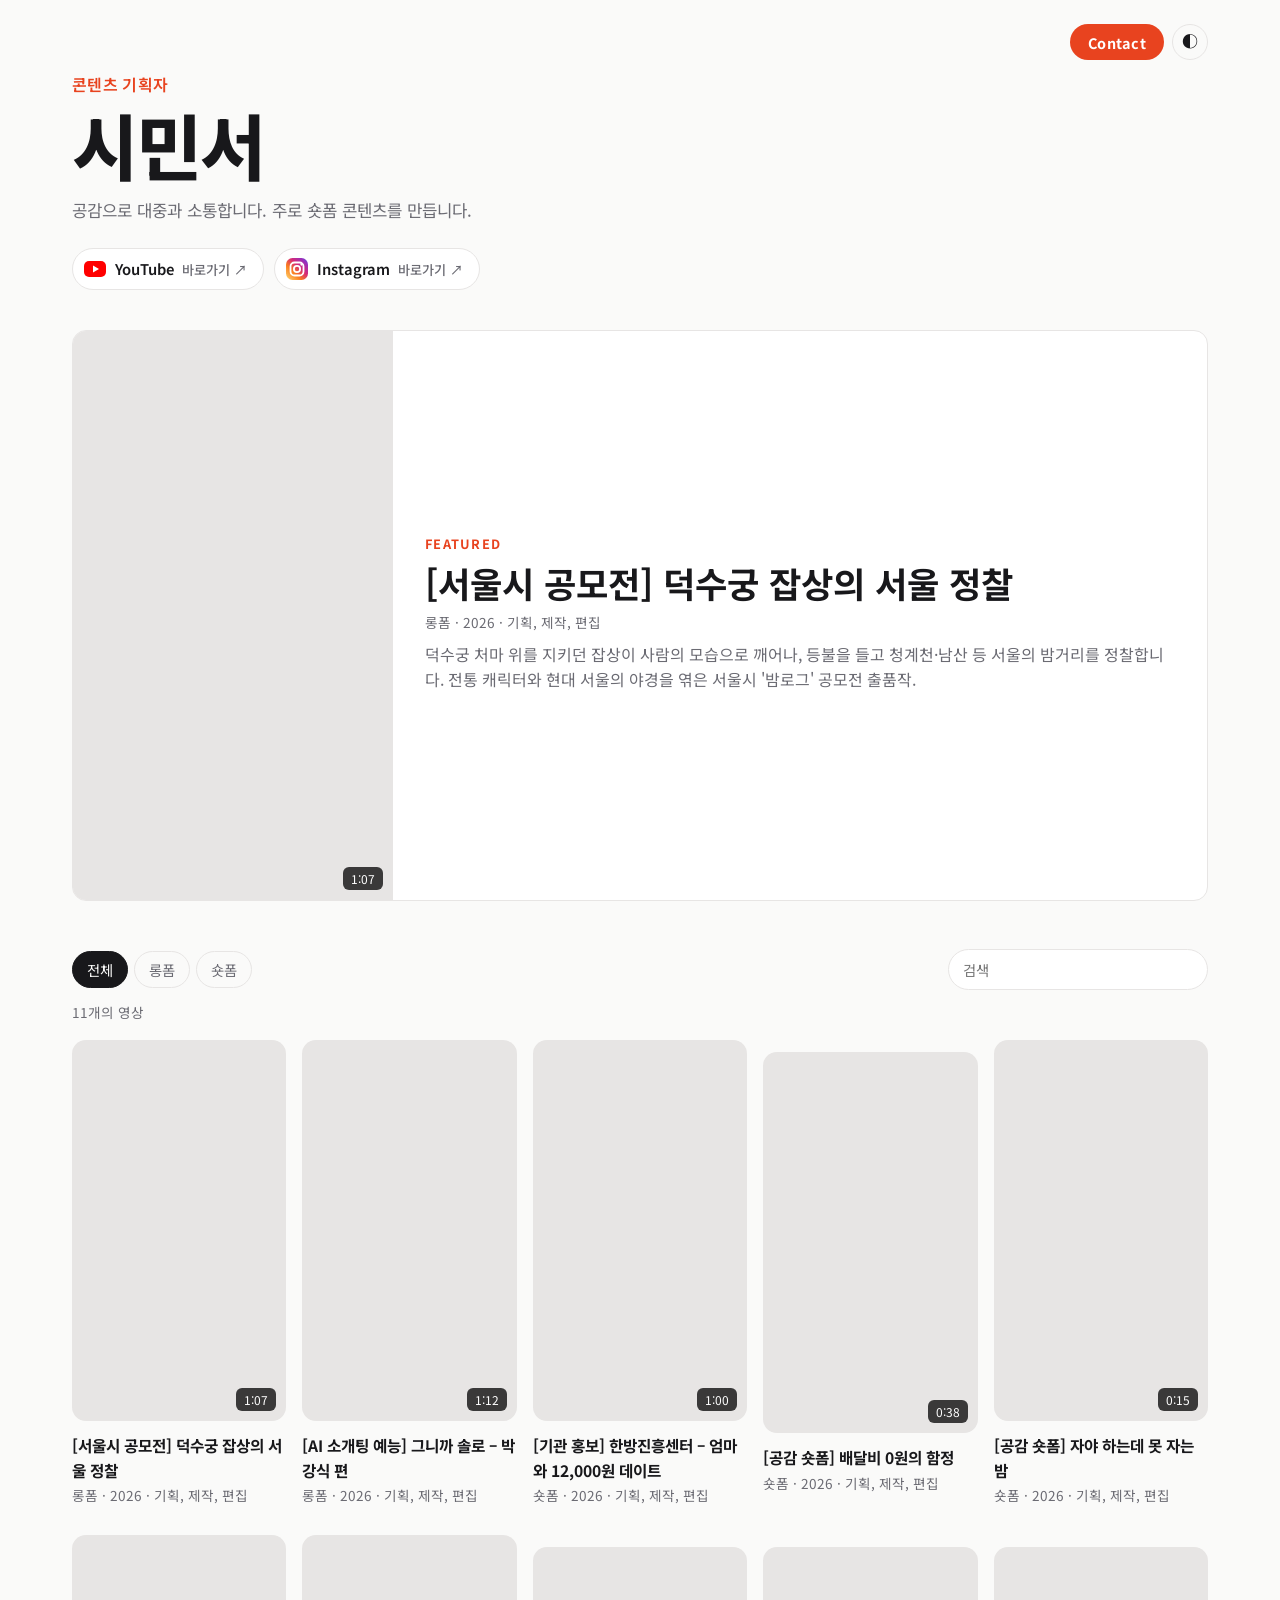
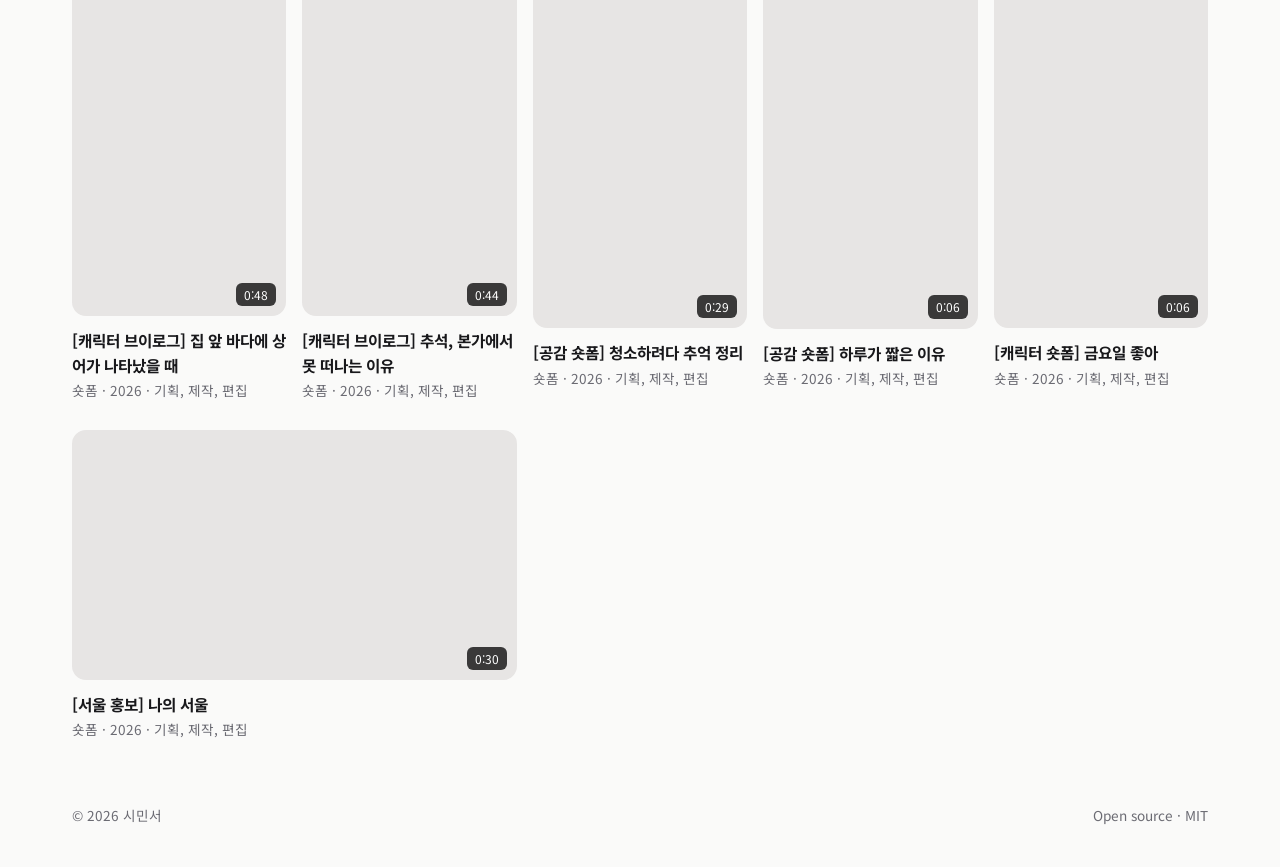
<file: index.html>
<!doctype html>
<html lang="ko">
<head>
  <meta charset="utf-8" />
  <meta name="viewport" content="width=device-width, initial-scale=1" />
  <title>Video Portfolio</title>
  <meta name="description" content="영상 포트폴리오" />
  <link rel="preconnect" href="https://fonts.googleapis.com" />
  <link rel="preconnect" href="https://fonts.gstatic.com" crossorigin />
  <link href="https://fonts.googleapis.com/css2?family=Noto+Sans+KR:wght@400;600;800&display=swap" rel="stylesheet" />
  <link rel="stylesheet" href="style.css?v=20261123" />
</head>
<body>
  <header class="hero">
    <div class="wrap">
      <div class="topbar">
        <div class="contact-wrap" id="contactWrap" hidden>
          <button class="contact" id="contact" aria-expanded="false" aria-controls="contactPop">Contact</button>
          <div class="contact-pop" id="contactPop" hidden>
            <span class="email" id="contactEmail"></span>
            <button class="copy" id="contactCopy">복사</button>
          </div>
        </div>
        <button class="theme-toggle" id="themeToggle" aria-label="테마 전환">◐</button>
      </div>
      <p class="role" id="role"></p>
      <h1 id="name"></h1>
      <p class="bio" id="bio"></p>
      <nav class="links" id="links"></nav>
    </div>
  </header>

  <main class="wrap">
    <section class="featured" id="featured" hidden></section>

    <div class="toolbar">
      <div class="filters" id="filters" role="tablist" aria-label="카테고리"></div>
      <input class="search" id="search" type="search" placeholder="검색" aria-label="영상 검색" />
    </div>

    <p class="count" id="count"></p>
    <section class="grid" id="grid"></section>
    <p class="empty" id="empty" hidden>조건에 맞는 영상이 없어요.</p>
  </main>

  <footer class="wrap footer">
    <span id="copyright"></span>
    <a href="https://github.com/" id="sourceLink" target="_blank" rel="noopener">Open source · MIT</a>
  </footer>

  <dialog class="player" id="player" aria-label="영상 재생">
    <div class="player-inner">
      <button class="close" id="closePlayer" aria-label="닫기">✕</button>
      <div class="frame" id="frame"></div>
      <div class="player-meta">
        <h2 id="pTitle"></h2>
        <p class="meta" id="pMeta"></p>
        <p id="pDesc"></p>
      </div>
    </div>
  </dialog>

  <script src="videos.js?v=20261123"></script>
  <script src="app.js?v=20261123"></script>
</body>
</html>
</file>
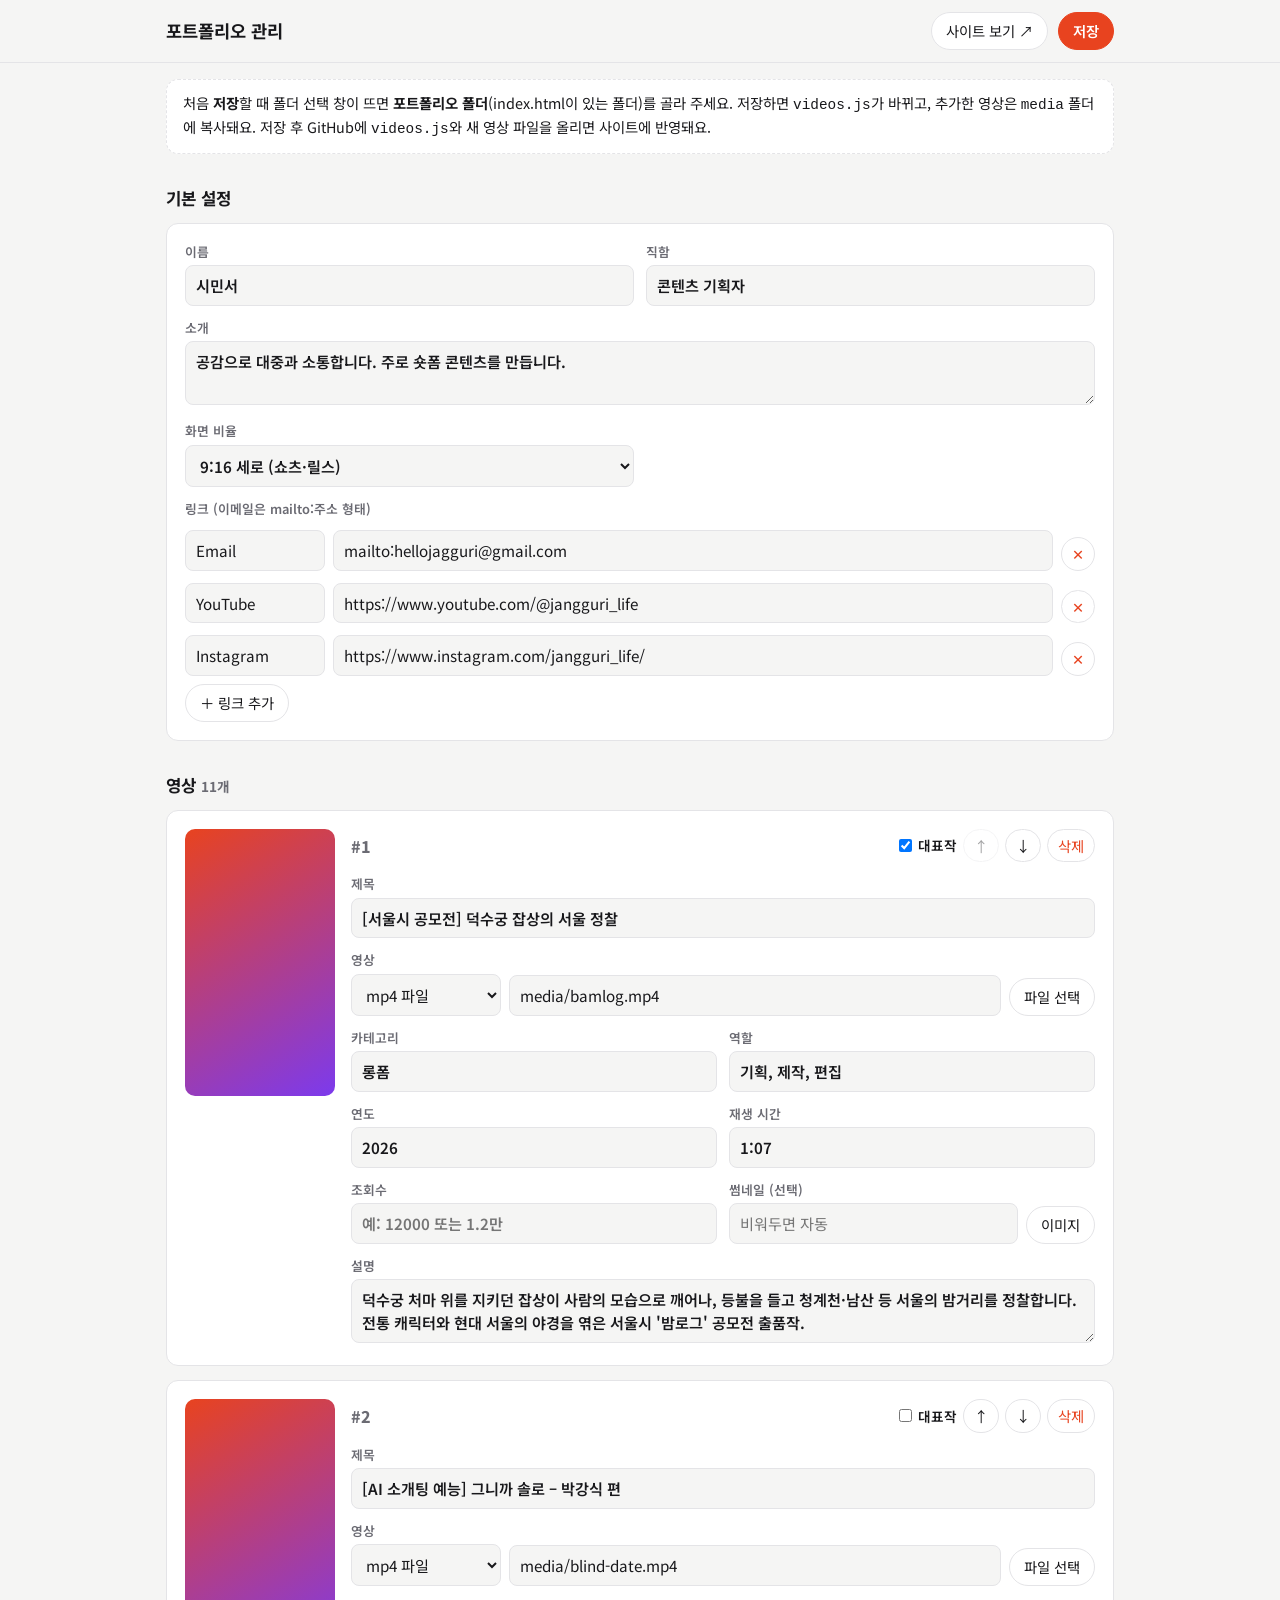
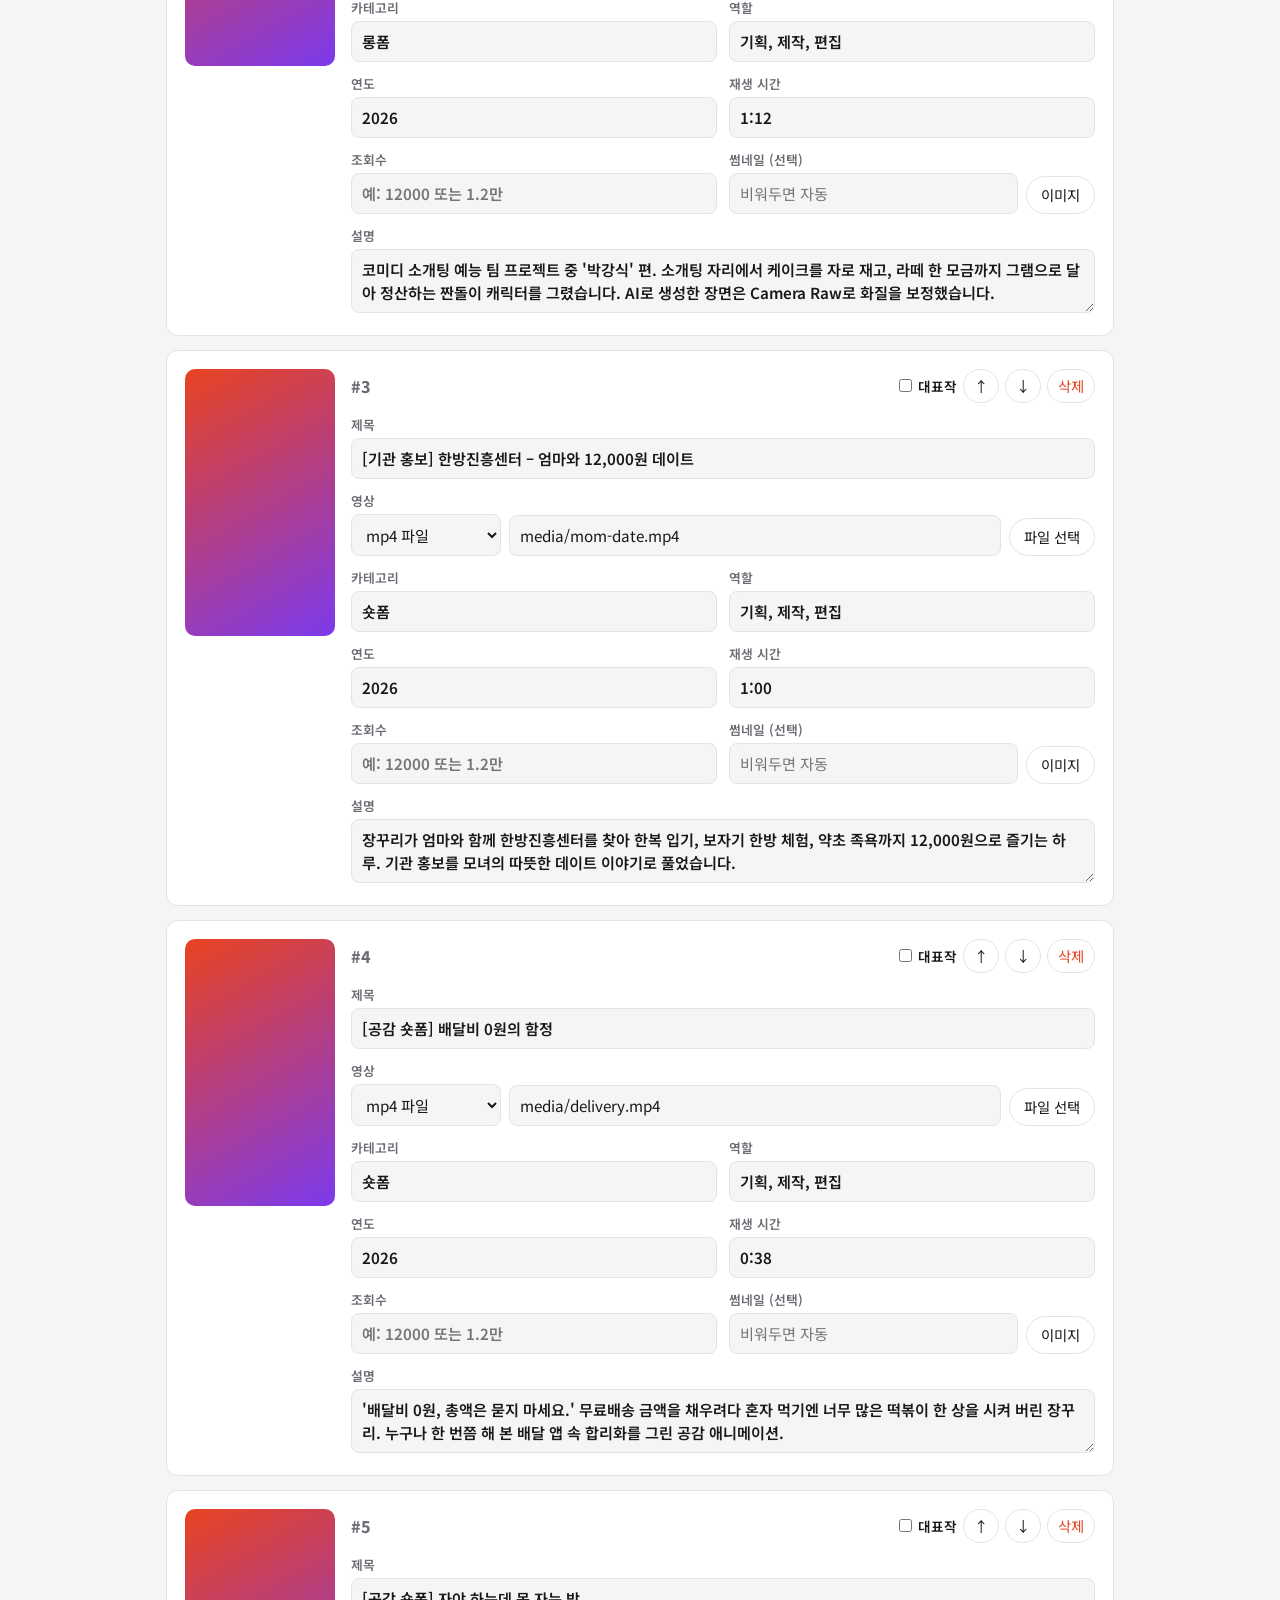
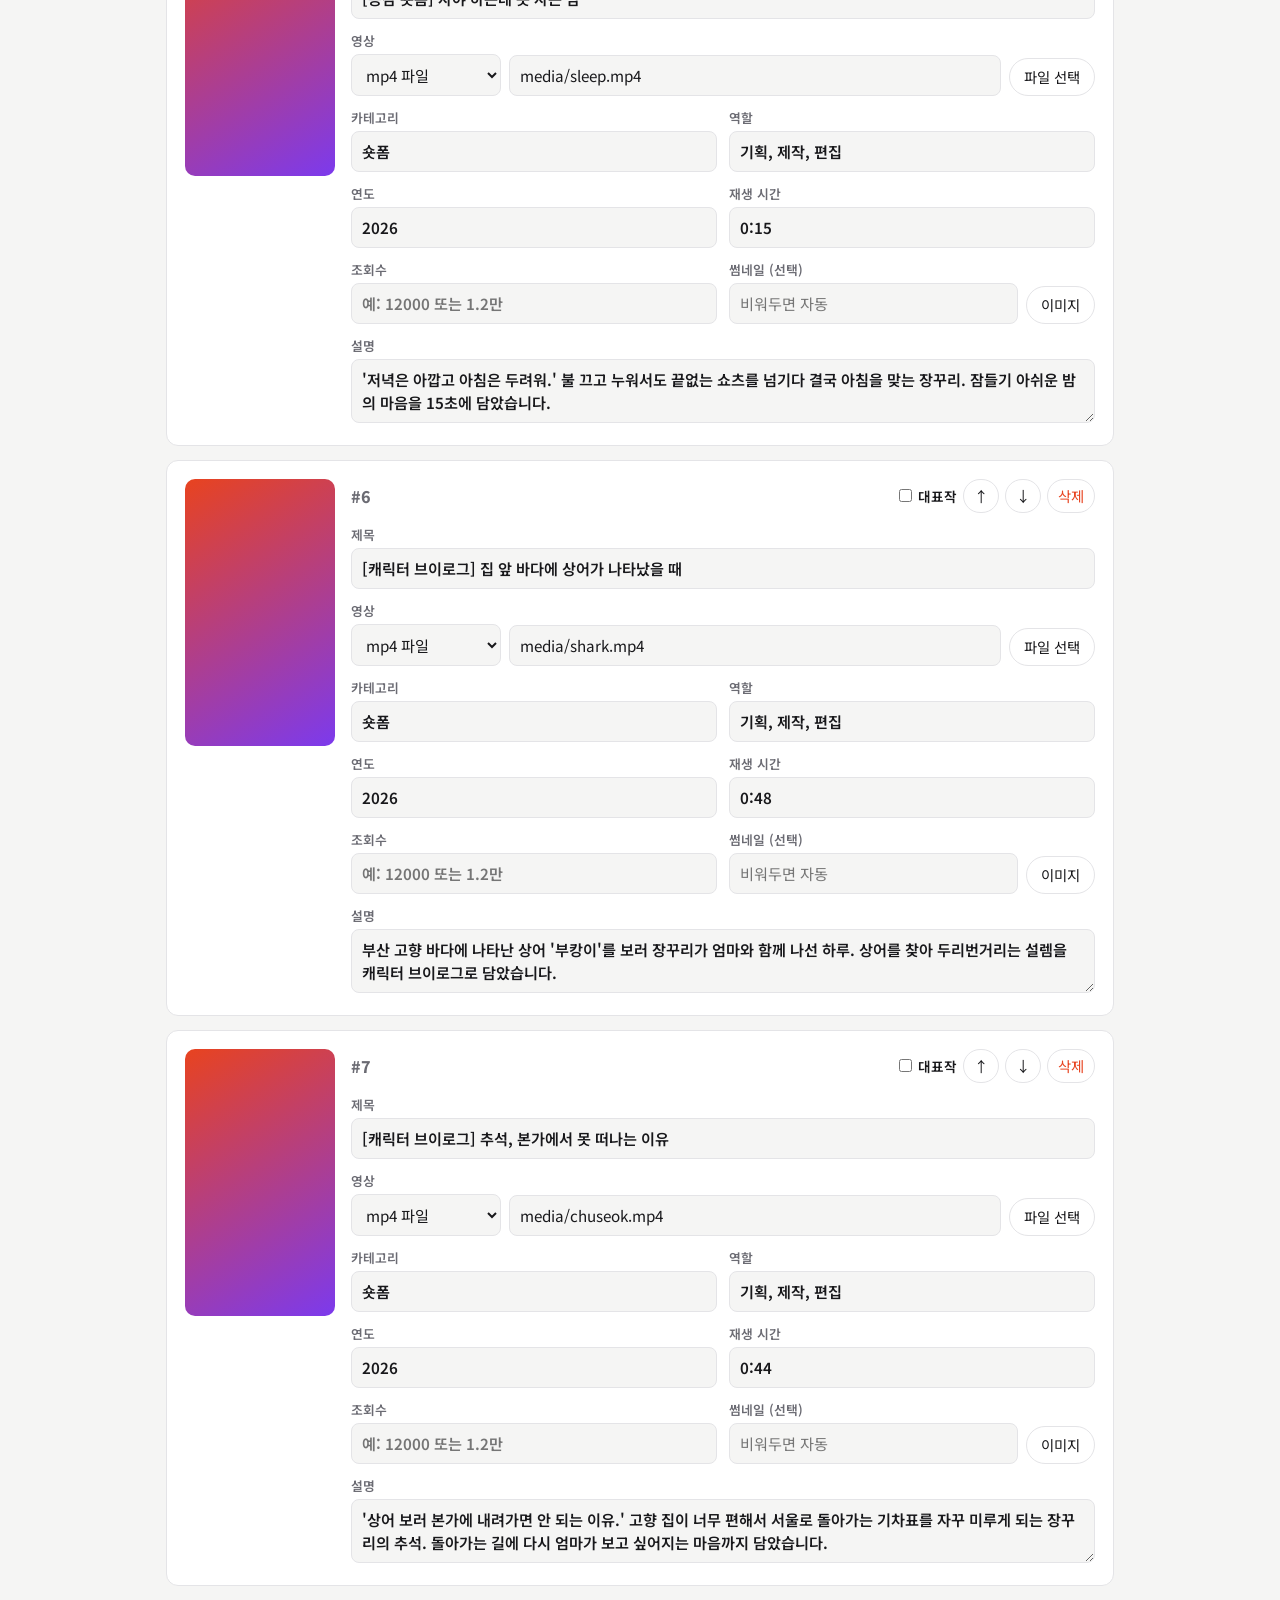
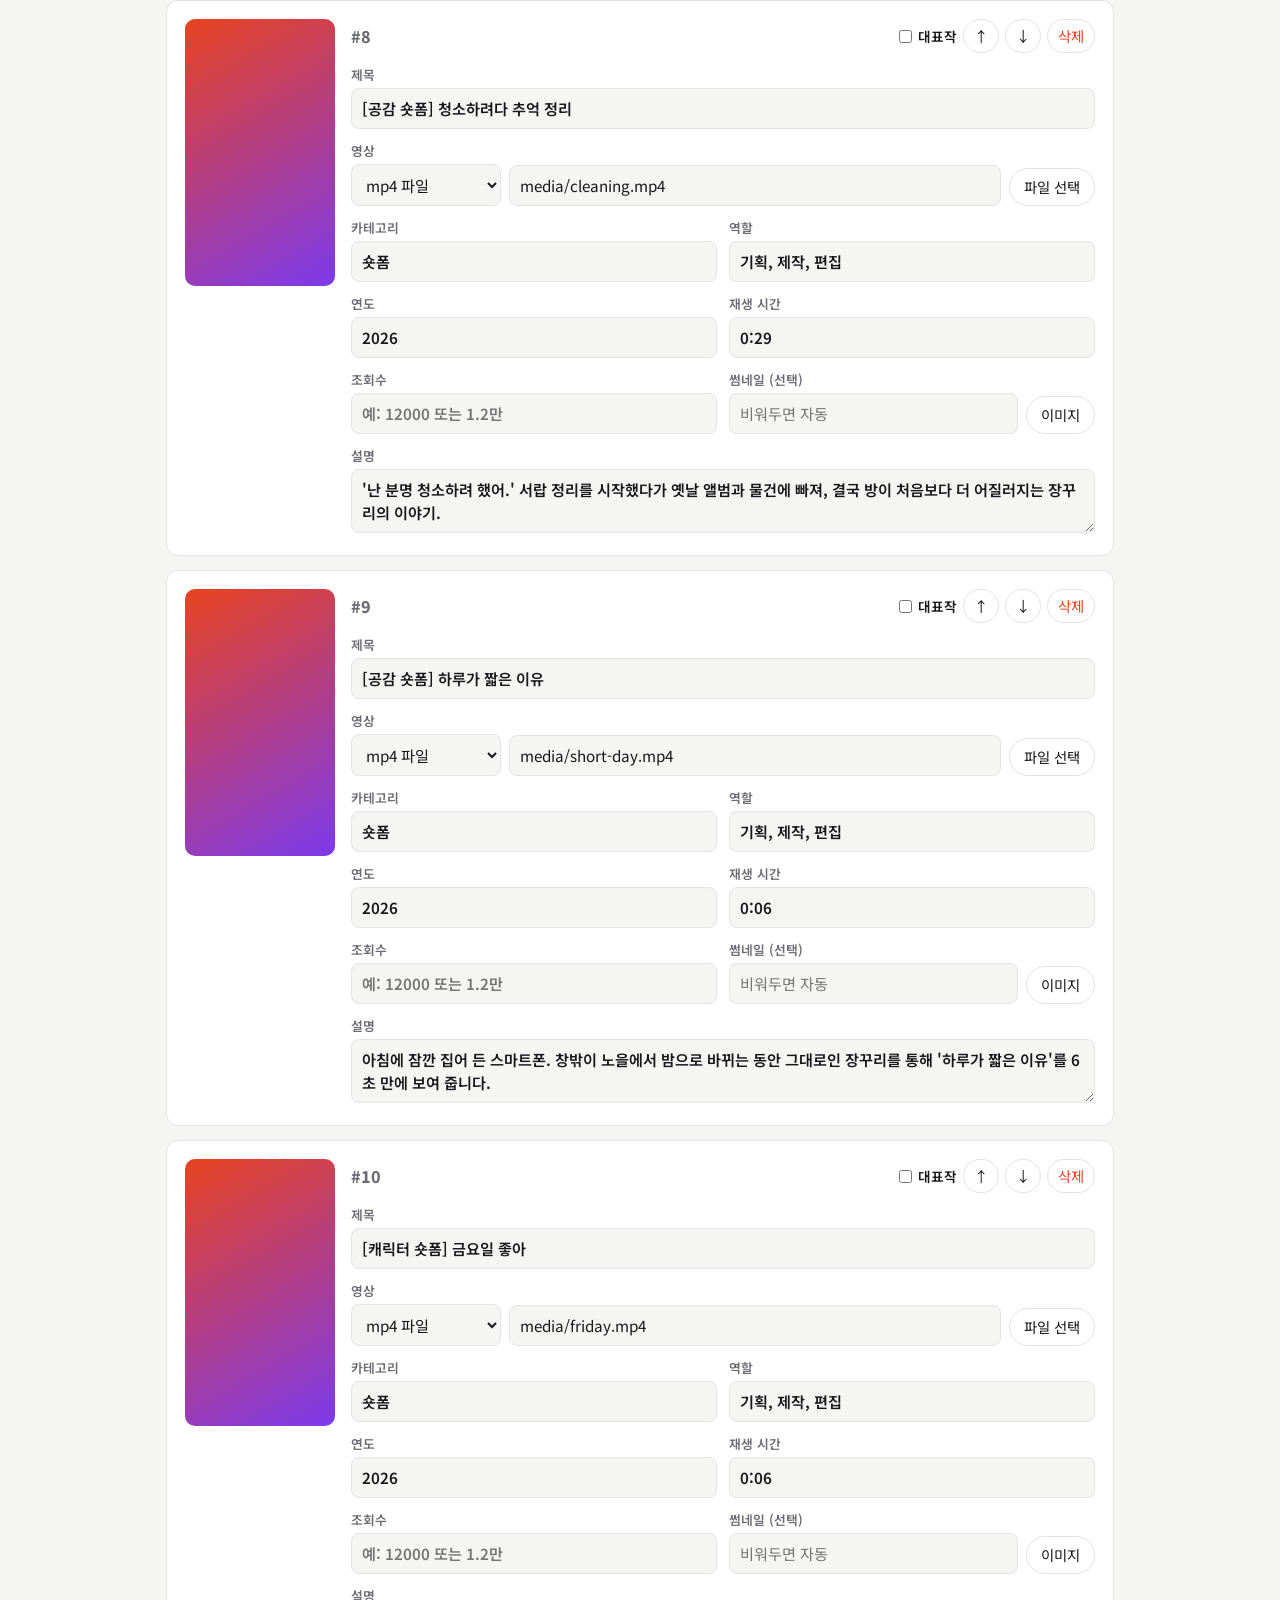
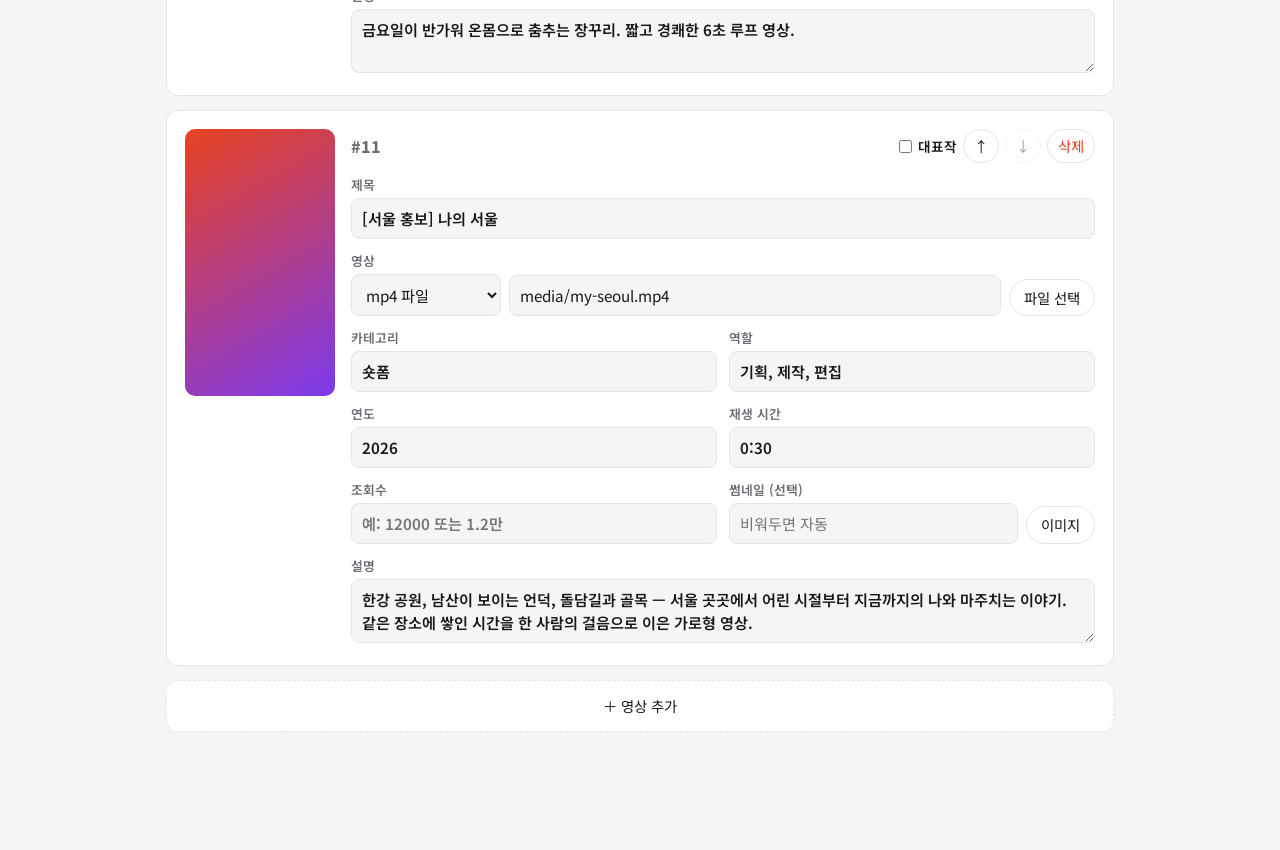
<file: admin.html>
<!doctype html>
<html lang="ko">
<head>
  <meta charset="utf-8" />
  <meta name="viewport" content="width=device-width, initial-scale=1" />
  <meta name="robots" content="noindex" />
  <title>포트폴리오 관리</title>
  <link href="https://fonts.googleapis.com/css2?family=Noto+Sans+KR:wght@400;600;800&display=swap" rel="stylesheet" />
  <style>
    :root {
      --bg: #f5f5f4; --surface: #fff; --text: #18181b; --muted: #6b6b73; --line: #e4e4e7;
      --accent: #e8431f; --ok: #15803d; --warn: #b45309; --radius: 12px;
    }
    @media (prefers-color-scheme: dark) {
      :root { --bg: #0e0e10; --surface: #18181b; --text: #f4f4f5; --muted: #a1a1aa; --line: #2a2a2e; --accent: #ff5a36; --ok: #4ade80; --warn: #fbbf24; }
    }
    * { box-sizing: border-box; }
    body { margin: 0; background: var(--bg); color: var(--text); font-family: "Noto Sans KR", system-ui, sans-serif; line-height: 1.5; }
    .wrap { max-width: 980px; margin: 0 auto; padding: 0 16px 120px; }
    header.top {
      position: sticky; top: 0; z-index: 10; background: color-mix(in srgb, var(--bg) 88%, transparent);
      backdrop-filter: blur(8px); border-bottom: 1px solid var(--line);
    }
    header.top .wrap { display: flex; flex-wrap: wrap; gap: 10px; align-items: center; padding-top: 12px; padding-bottom: 12px; }
    header.top h1 { font-size: 1.1rem; margin: 0 auto 0 0; }
    .status { font-size: .85rem; color: var(--muted); }
    .status.dirty { color: var(--warn); font-weight: 600; }
    .status.ok { color: var(--ok); font-weight: 600; }
    button, .btn {
      font: inherit; font-size: .9rem; border: 1px solid var(--line); background: var(--surface); color: var(--text);
      padding: 7px 14px; border-radius: 999px; cursor: pointer; text-decoration: none; display: inline-flex; gap: 6px; align-items: center;
    }
    button:hover, .btn:hover { border-color: var(--text); }
    button.primary { background: var(--accent); border-color: var(--accent); color: #fff; font-weight: 600; }
    button.danger { color: var(--accent); }
    button.icon { padding: 5px 10px; }
    button:disabled { opacity: .4; cursor: default; }
    h2 { font-size: 1.05rem; margin: 32px 0 12px; }
    .panel { background: var(--surface); border: 1px solid var(--line); border-radius: var(--radius); padding: 18px; }
    .help { color: var(--muted); font-size: .85rem; margin: 4px 0 0; }
    .notice { background: var(--surface); border: 1px dashed var(--line); border-radius: var(--radius); padding: 12px 16px; font-size: .9rem; margin-top: 16px; }
    label { display: block; font-size: .8rem; color: var(--muted); font-weight: 600; }
    input, textarea, select {
      width: 100%; font: inherit; font-size: .95rem; color: var(--text); background: var(--bg);
      border: 1px solid var(--line); border-radius: 8px; padding: 8px 10px; margin-top: 4px;
    }
    textarea { min-height: 64px; resize: vertical; }
    input:focus, textarea:focus, select:focus { outline: 2px solid var(--accent); outline-offset: -1px; }
    .grid2 { display: grid; gap: 12px; grid-template-columns: 1fr; }
    @media (min-width: 640px) { .grid2 { grid-template-columns: 1fr 1fr; } .span2 { grid-column: span 2; } }
    .row { display: flex; gap: 8px; align-items: end; margin-top: 8px; }
    .row > * { flex: 1; }
    .row > button { flex: 0 0 auto; }

    .video { display: grid; gap: 16px; grid-template-columns: 1fr; margin-bottom: 14px; }
    @media (min-width: 720px) { .video { grid-template-columns: 150px 1fr; } }
    .video .thumb {
      aspect-ratio: 9 / 16; background: linear-gradient(150deg, var(--accent), #7c3aed); border-radius: 10px; overflow: hidden;
      display: grid; place-items: center; color: #fff; font-weight: 800; max-width: 150px;
    }
    .video .thumb img, .video .thumb video { width: 100%; height: 100%; object-fit: cover; display: block; }
    .video .head { display: flex; flex-wrap: wrap; gap: 6px; align-items: center; margin-bottom: 12px; }
    .video .head .num { font-weight: 800; color: var(--muted); margin-right: auto; }
    .featured-tag { display: inline-flex; gap: 6px; align-items: center; font-size: .85rem; font-weight: 600; cursor: pointer; color: var(--text); }
    .featured-tag input { width: auto; margin: 0; }
    .src { display: grid; grid-template-columns: 150px 1fr; gap: 8px; align-items: end; }
    .src.file { grid-template-columns: 150px 1fr auto; }
    @media (max-width: 520px) { .src, .src.file { grid-template-columns: 1fr; } }
    .warn { color: var(--warn); font-size: .85rem; margin: 6px 0 0; }
    .add { width: 100%; justify-content: center; padding: 14px; border-style: dashed; border-radius: var(--radius); }
    .toast {
      position: fixed; left: 50%; bottom: 24px; transform: translateX(-50%); background: var(--text); color: var(--bg);
      padding: 10px 18px; border-radius: 999px; font-size: .9rem; opacity: 0; transition: opacity .2s; pointer-events: none; max-width: calc(100% - 32px);
    }
    .toast.show { opacity: 1; }
  </style>
</head>
<body>
  <header class="top">
    <div class="wrap">
      <h1>포트폴리오 관리</h1>
      <span class="status" id="status">불러오는 중…</span>
      <a class="btn" href="index.html" target="_blank">사이트 보기 ↗</a>
      <button class="primary" id="saveBtn">저장</button>
    </div>
  </header>

  <main class="wrap">
    <div class="notice" id="notice">
      처음 <b>저장</b>할 때 폴더 선택 창이 뜨면 <b>포트폴리오 폴더</b>(index.html이 있는 폴더)를 골라 주세요.
      저장하면 <code>videos.js</code>가 바뀌고, 추가한 영상은 <code>media</code> 폴더에 복사돼요.
      저장 후 GitHub에 <code>videos.js</code>와 새 영상 파일을 올리면 사이트에 반영돼요.
    </div>

    <h2>기본 설정</h2>
    <section class="panel grid2" id="profile"></section>

    <h2>영상 <span class="status" id="count"></span></h2>
    <section id="videos"></section>
    <button class="add" id="addBtn">＋ 영상 추가</button>
  </main>

  <datalist id="cats"></datalist>
  <input type="file" id="pickVideo" accept="video/mp4,video/webm,video/quicktime" hidden />
  <input type="file" id="pickImage" accept="image/*" hidden />
  <div class="toast" id="toast"></div>

  <!-- 현재 데이터 불러오기 -->
  <script src="videos.js"></script>
  <script>
  (() => {
    const $ = (id) => document.getElementById(id);
    const esc = (s = "") => String(s).replace(/[&<>"']/g, (c) => ({ "&": "&amp;", "<": "&lt;", ">": "&gt;", '"': "&quot;", "'": "&#39;" }[c]));
    const clone = (o) => JSON.parse(JSON.stringify(o));
    const MB = 1024 * 1024;

    /* ---------- 상태 ---------- */
    const data = clone(window.PORTFOLIO || {});
    data.aspect ??= "9:16";
    data.profile ??= {};
    data.profile.links ??= [];
    data.videos ??= [];

    let dir = null;            // 포트폴리오 폴더 핸들
    const pendingFiles = {};   // "media/x.mp4" → File (아직 폴더에 복사 전)
    const blobUrls = {};       // 관리자 화면 미리보기용
    let dirty = false;

    const setDirty = (v = true) => {
      dirty = v;
      const s = $("status");
      s.textContent = v ? "저장 안 된 변경사항 있음" : "저장됨";
      s.className = "status " + (v ? "dirty" : "ok");
    };
    addEventListener("beforeunload", (e) => { if (dirty) { e.preventDefault(); e.returnValue = ""; } });

    let toastT;
    const toast = (msg) => {
      const t = $("toast"); t.textContent = msg; t.classList.add("show");
      clearTimeout(toastT); toastT = setTimeout(() => t.classList.remove("show"), 2600);
    };

    /* ---------- 소스 도우미 ---------- */
    const TYPES = { youtube: "YouTube", instagram: "Instagram 릴스", vimeo: "Vimeo", file: "mp4 파일" };
    const typeOf = (v) => {
      const s = v.source || {};
      const raw = s.instagram || s.youtube || s.vimeo || s.url || "";
      if (s.file) return "file";
      if (s.instagram || /instagram\.com/.test(raw)) return "instagram";
      if (s.vimeo || /vimeo\.com/.test(raw)) return "vimeo";
      return "youtube";
    };
    const valueOf = (v) => { const s = v.source || {}; return s.file || s.instagram || s.youtube || s.vimeo || s.url || ""; };
    const ytId = (s = "") => {
      s = String(s).trim();
      const m = s.match(/(?:youtu\.be\/|[?&]v=|\/(?:shorts|embed|live|v)\/)([\w-]{11})/);
      return m ? m[1] : s;
    };

    async function fileUrl(path) {
      if (!path || /^https?:/.test(path)) return path;
      if (blobUrls[path]) return blobUrls[path];
      if (pendingFiles[path]) return (blobUrls[path] = URL.createObjectURL(pendingFiles[path]));
      return path; // admin.html 과 같은 폴더 기준 상대경로로 바로 열림
    }

    /* ---------- 기본 설정 ---------- */
    function renderProfile() {
      const p = data.profile;
      $("profile").innerHTML = `
        <div><label>이름<input data-p="name" value="${esc(p.name)}"></label></div>
        <div><label>직함<input data-p="role" value="${esc(p.role)}"></label></div>
        <div class="span2"><label>소개<textarea data-p="bio">${esc(p.bio)}</textarea></label></div>
        <div><label>화면 비율
          <select data-p="aspect">
            <option value="9:16" ${data.aspect === "9:16" ? "selected" : ""}>9:16 세로 (쇼츠·릴스)</option>
            <option value="16:9" ${data.aspect === "16:9" ? "selected" : ""}>16:9 가로</option>
          </select></label></div>
        <div class="span2">
          <label>링크 (이메일은 mailto:주소 형태)</label>
          ${p.links.map((l, i) => `
            <div class="row">
              <input data-link="${i}" data-k="label" value="${esc(l.label)}" placeholder="이름 (예: YouTube)" style="flex:0 0 140px">
              <input data-link="${i}" data-k="url" value="${esc(l.url)}" placeholder="https://">
              <button class="icon danger" data-act="delLink" data-i="${i}" title="링크 삭제">✕</button>
            </div>`).join("")}
          <div class="row"><button data-act="addLink">＋ 링크 추가</button></div>
        </div>`;
    }

    $("profile").addEventListener("input", (e) => {
      const t = e.target;
      if (t.dataset.p === "aspect") data.aspect = t.value;
      else if (t.dataset.p) data.profile[t.dataset.p] = t.value;
      else if (t.dataset.link) data.profile.links[+t.dataset.link][t.dataset.k] = t.value;
      else return;
      setDirty();
    });
    $("profile").addEventListener("click", (e) => {
      const b = e.target.closest("button[data-act]");
      if (!b) return;
      if (b.dataset.act === "addLink") data.profile.links.push({ label: "", url: "" });
      if (b.dataset.act === "delLink") data.profile.links.splice(+b.dataset.i, 1);
      renderProfile(); setDirty();
    });

    /* ---------- 영상 목록 ---------- */
    function thumbHTML(v, i) {
      const t = typeOf(v), val = valueOf(v);
      if (v.thumbnail) return `<img data-thumb="${i}" alt="">`;
      if (t === "youtube" && val) return `<img src="https://i.ytimg.com/vi/${esc(ytId(val))}/hqdefault.jpg" alt="">`;
      if (t === "file" && val) return `<video data-thumbvid="${i}" muted playsinline preload="metadata"></video>`;
      return t === "instagram" ? "Reels" : "Video";
    }

    function renderVideos() {
      const vs = data.videos;
      $("count").textContent = `${vs.length}개`;
      $("cats").innerHTML = [...new Set(vs.map((v) => v.category).filter(Boolean))].map((c) => `<option value="${esc(c)}">`).join("");
      $("videos").innerHTML = vs.map((v, i) => {
        const t = typeOf(v);
        const pending = t === "file" && pendingFiles[valueOf(v)];
        const big = pending && pending.size > 25 * MB;
        return `
        <article class="panel video" data-i="${i}">
          <div class="thumb">${thumbHTML(v, i)}</div>
          <div>
            <div class="head">
              <span class="num">#${i + 1}</span>
              <label class="featured-tag"><input type="checkbox" data-act="featured" ${v.featured ? "checked" : ""}> 대표작</label>
              <button class="icon" data-act="up" ${i === 0 ? "disabled" : ""} title="위로">↑</button>
              <button class="icon" data-act="down" ${i === vs.length - 1 ? "disabled" : ""} title="아래로">↓</button>
              <button class="icon danger" data-act="del" title="삭제">삭제</button>
            </div>
            <div class="grid2">
              <div class="span2"><label>제목<input data-k="title" value="${esc(v.title)}"></label></div>
              <div class="span2">
                <label>영상</label>
                <div class="src ${t === "file" ? "file" : ""}">
                  <select data-act="type">${Object.entries(TYPES).map(([k, n]) => `<option value="${k}" ${k === t ? "selected" : ""}>${n}</option>`).join("")}</select>
                  <input data-k="source" value="${esc(valueOf(v))}" placeholder="${t === "file" ? "media/파일이름.mp4" : "주소를 붙여 넣으세요"}">
                  ${t === "file" ? `<button data-act="pickVideo">파일 선택</button>` : ""}
                </div>
                ${t === "instagram" ? `<p class="help">릴스는 썸네일이 자동으로 안 나와요. 아래에서 썸네일 이미지를 넣거나, mp4 파일로 올리는 걸 추천해요.</p>` : ""}
                ${pending ? `<p class="help">저장하면 media 폴더에 복사돼요. (${(pending.size / MB).toFixed(1)}MB)</p>` : ""}
                ${big ? `<p class="warn">25MB가 넘어서 GitHub 웹에서는 못 올려요. HandBrake로 용량을 줄여 주세요.</p>` : ""}
              </div>
              <div><label>카테고리<input data-k="category" value="${esc(v.category)}" list="cats" placeholder="예: 숏폼"></label></div>
              <div><label>역할<input data-k="role" value="${esc(v.role)}" placeholder="예: 기획, 제작, 편집"></label></div>
              <div><label>연도<input data-k="year" value="${esc(v.year)}" inputmode="numeric"></label></div>
              <div><label>재생 시간<input data-k="duration" value="${esc(v.duration)}" placeholder="0:45"></label></div>
              <div><label>조회수<input data-k="views" value="${esc(v.views ?? "")}" placeholder="예: 12000 또는 1.2만"></label></div>
              <div>
                <label>썸네일 (선택)</label>
                <div class="row" style="margin-top:4px">
                  <input data-k="thumbnail" value="${esc(v.thumbnail)}" placeholder="${t === "youtube" || t === "file" ? "비워두면 자동" : "media/이미지.jpg"}" style="margin-top:0">
                  <button data-act="pickImage">이미지</button>
                </div>
              </div>
              <div class="span2"><label>설명<textarea data-k="description">${esc(v.description)}</textarea></label></div>
            </div>
          </div>
        </article>`;
      }).join("");
      hydrateThumbs();
    }

    async function hydrateThumbs() {
      document.querySelectorAll("[data-thumb]").forEach(async (img) => {
        img.src = await fileUrl(data.videos[+img.dataset.thumb].thumbnail);
      });
      document.querySelectorAll("[data-thumbvid]").forEach(async (vid) => {
        vid.src = (await fileUrl(valueOf(data.videos[+vid.dataset.thumbvid]))) + "#t=0.1";
      });
    }

    const clean = (v) => {
      // 빈 값은 저장하지 않음, 숫자로 쓸 수 있는 건 숫자로
      for (const k of Object.keys(v)) if (v[k] === "" || v[k] == null) delete v[k];
      if (v.year && /^\d+$/.test(v.year)) v.year = +v.year;
      if (v.views != null && /^\d+$/.test(String(v.views).replace(/,/g, ""))) v.views = +String(v.views).replace(/,/g, "");
      if (!v.featured) delete v.featured;
      return v;
    };

    $("videos").addEventListener("input", (e) => {
      const t = e.target, card = t.closest(".video");
      if (!card || !t.dataset.k) return;
      const v = data.videos[+card.dataset.i];
      if (t.dataset.k === "source") v.source = { [typeOf(v)]: t.value.trim() };
      else v[t.dataset.k] = t.value;
      setDirty();
    });
    $("videos").addEventListener("change", (e) => {
      const t = e.target, card = t.closest(".video");
      if (!card) return;
      const i = +card.dataset.i, v = data.videos[i];
      if (t.dataset.act === "type") { v.source = { [t.value]: "" }; renderVideos(); setDirty(); }
      if (t.dataset.act === "featured") {
        data.videos.forEach((x, j) => { x.featured = j === i ? t.checked : false; });
        renderVideos(); setDirty();
      }
      if (t.dataset.k === "source" || t.dataset.k === "thumbnail") renderVideos();
    });

    let pickTarget = null;
    $("videos").addEventListener("click", (e) => {
      const b = e.target.closest("button[data-act]");
      if (!b) return;
      const i = +b.closest(".video").dataset.i, vs = data.videos;
      switch (b.dataset.act) {
        case "up": [vs[i - 1], vs[i]] = [vs[i], vs[i - 1]]; break;
        case "down": [vs[i + 1], vs[i]] = [vs[i], vs[i + 1]]; break;
        case "del":
          if (!confirm(`"${vs[i].title || "제목 없음"}" 영상을 목록에서 뺄까요?\n(media 폴더의 파일은 지워지지 않아요)`)) return;
          vs.splice(i, 1); break;
        case "pickVideo": pickTarget = i; $("pickVideo").value = ""; $("pickVideo").click(); return;
        case "pickImage": pickTarget = i; $("pickImage").value = ""; $("pickImage").click(); return;
      }
      renderVideos(); setDirty();
    });

    $("addBtn").onclick = () => {
      data.videos.unshift({ title: "", source: { youtube: "" }, category: "", year: new Date().getFullYear(), role: "" });
      renderVideos(); setDirty();
      scrollTo({ top: $("videos").offsetTop - 80, behavior: "smooth" });
      document.querySelector('.video [data-k="title"]')?.focus();
    };

    /* ---------- 파일 추가 ---------- */
    // 한글·띄어쓰기는 GitHub Pages 에서 문제가 될 수 있어 영어 이름으로 바꿔요
    function safeName(name, fallback) {
      const dot = name.lastIndexOf(".");
      const ext = (dot > 0 ? name.slice(dot) : "").toLowerCase();
      const base = (dot > 0 ? name.slice(0, dot) : name).toLowerCase().replace(/[^a-z0-9_-]+/g, "-").replace(/^-+|-+$/g, "");
      return (base.length >= 2 ? base : `${fallback}-${Date.now().toString(36)}`) + ext;
    }
    const usedNames = () => new Set([...data.videos.flatMap((v) => [valueOf(v), v.thumbnail]), ...Object.keys(pendingFiles)]);

    function addPending(file, fallback) {
      let suggested = safeName(file.name, fallback);
      const name = prompt(`media 폴더에 저장할 파일 이름 (영어·숫자·하이픈만 권장)`, suggested);
      if (!name) return null;
      let path = "media/" + safeName(name, fallback);
      if (usedNames().has(path) && !pendingFiles[path]) {
        const dot = path.lastIndexOf(".");
        path = `${path.slice(0, dot)}-2${path.slice(dot)}`;
      }
      pendingFiles[path] = file;
      delete blobUrls[path];
      return path;
    }

    const fmtDur = (s) => `${Math.floor(s / 60)}:${String(Math.round(s % 60)).padStart(2, "0")}`;

    $("pickVideo").onchange = () => {
      const f = $("pickVideo").files[0], v = data.videos[pickTarget];
      if (!f || !v) return;
      const path = addPending(f, "video");
      if (!path) return;
      v.source = { file: path };
      if (!v.title) v.title = f.name.replace(/\.[^.]+$/, "");
      // 재생 시간 자동 입력
      const probe = document.createElement("video");
      probe.preload = "metadata";
      probe.onloadedmetadata = () => {
        if (isFinite(probe.duration)) { v.duration = fmtDur(probe.duration); renderVideos(); }
      };
      probe.src = URL.createObjectURL(f);
      renderVideos(); setDirty();
    };
    $("pickImage").onchange = () => {
      const f = $("pickImage").files[0], v = data.videos[pickTarget];
      if (!f || !v) return;
      const path = addPending(f, "thumb");
      if (!path) return;
      v.thumbnail = path;
      renderVideos(); setDirty();
    };

    /* ---------- 저장 ---------- */
    const HEADER = `/*
 * ✏️ 포트폴리오 데이터 — admin.html(관리자 페이지)에서 편집하거나 직접 수정하세요.
 *
 * source 작성법 (하나만):
 *   { youtube: "주소 또는 ID" }   { instagram: "릴스 주소" }
 *   { vimeo: "주소 또는 ID" }     { file: "media/영상.mp4" }
 * 선택 항목: thumbnail, views(조회수), featured(대표작), aspect("16:9" 등)
 */
`;
    function serialize() {
      const out = clone(data);
      out.profile.links = out.profile.links.filter((l) => l.label || l.url);
      out.videos = out.videos.map(clean);
      return HEADER + "window.PORTFOLIO = " + JSON.stringify(out, null, 2) + ";\n";
    }

    async function getDir() {
      if (dir) return dir;
      const d = await showDirectoryPicker({ id: "portfolio", mode: "readwrite" });
      try { await d.getFileHandle("index.html"); }
      catch { throw new Error("이 폴더에 index.html이 없어요. 포트폴리오 폴더를 골라 주세요."); }
      return (dir = d);
    }

    async function writeFile(root, path, blob) {
      const parts = path.split("/");
      let d = root;
      for (const p of parts.slice(0, -1)) d = await d.getDirectoryHandle(p, { create: true });
      const fh = await d.getFileHandle(parts.at(-1), { create: true });
      const w = await fh.createWritable();
      await w.write(blob);
      await w.close();
    }

    function download(text) {
      const a = document.createElement("a");
      a.href = URL.createObjectURL(new Blob([text], { type: "text/javascript" }));
      a.download = "videos.js";
      a.click();
    }

    async function save() {
      const text = serialize();
      if (!window.showDirectoryPicker) {
        download(text);
        toast("이 브라우저는 직접 저장이 안 돼서 videos.js를 다운로드했어요. 포트폴리오 폴더에 덮어써 주세요.");
        if (Object.keys(pendingFiles).length) alert("추가한 영상·이미지 파일은 media 폴더에 직접 복사해 주세요.\n" + Object.keys(pendingFiles).join("\n"));
        return;
      }
      try {
        const root = await getDir();
        for (const [path, file] of Object.entries(pendingFiles)) {
          await writeFile(root, path, file);
          delete pendingFiles[path];
        }
        await writeFile(root, "videos.js", new Blob([text], { type: "text/javascript" }));
        setDirty(false);
        renderVideos();
        toast("저장했어요. 사이트를 새로고침하면 반영돼요.");
      } catch (err) {
        if (err.name === "AbortError") return;
        alert("저장하지 못했어요.\n" + err.message);
      }
    }
    $("saveBtn").onclick = save;
    addEventListener("keydown", (e) => {
      if ((e.ctrlKey || e.metaKey) && e.key.toLowerCase() === "s") { e.preventDefault(); save(); }
    });

    /* ---------- 시작 ---------- */
    if (!window.PORTFOLIO) {
      $("notice").innerHTML = "<b>videos.js를 찾지 못했어요.</b> admin.html이 포트폴리오 폴더 안에 있는지 확인해 주세요.";
    }
    renderProfile();
    renderVideos();
    $("status").textContent = "";
    window.__admin = { data, serialize }; // 디버그용
  })();
  </script>
</body>
</html>
</file>
<file: style.css>
:root {
  --bg: #0e0e10;
  --surface: #18181b;
  --text: #f4f4f5;
  --muted: #a1a1aa;
  --line: #2a2a2e;
  --accent: #ff5a36;
  --radius: 14px;
  color-scheme: dark;
}
:root[data-theme="light"] {
  --bg: #fafaf9;
  --surface: #ffffff;
  --text: #18181b;
  --muted: #6b6b73;
  --line: #e7e5e4;
  --accent: #e8431f;
  color-scheme: light;
}

* { box-sizing: border-box; }
html, body { margin: 0; }
body {
  background: var(--bg);
  color: var(--text);
  font-family: "Pretendard", "Noto Sans KR", system-ui, -apple-system, sans-serif;
  line-height: 1.6;
  -webkit-font-smoothing: antialiased;
}
a { color: inherit; }
.wrap { width: 100%; max-width: 1200px; margin: 0 auto; padding: 0 16px; }
@media (min-width: 720px) { .wrap { padding: 0 32px; } }

/* Hero */
.hero { padding: 72px 0 40px; position: relative; }
.hero .wrap { position: relative; }
.role { color: var(--accent); font-weight: 600; margin: 0 0 8px; letter-spacing: .02em; }
.hero h1 { font-size: clamp(2.4rem, 7vw, 4.5rem); line-height: 1.05; margin: 0 0 16px; font-weight: 800; letter-spacing: -0.03em; }
.bio { color: var(--muted); max-width: 40em; margin: 0 0 24px; font-size: 1.05rem; }
.links { display: flex; flex-wrap: wrap; gap: 10px; }
.links a {
  display: inline-flex; align-items: center; gap: 8px; text-decoration: none;
  padding: 8px 16px 8px 10px; background: var(--surface); border: 1px solid var(--line);
  border-radius: 999px; font-size: .92rem; font-weight: 600;
  transition: border-color .2s, transform .2s, box-shadow .2s;
}
.links a svg { width: 24px; height: 24px; flex: none; }
.links a .go { color: var(--muted); font-weight: 500; font-size: .82rem; }
.links a:hover { transform: translateY(-2px); box-shadow: 0 6px 18px rgba(0,0,0,.18); }
.links a.youtube:hover { border-color: #FF0000; }
.links a.instagram:hover { border-color: #D62976; }
.links a.link:hover { border-color: var(--accent); }

/* 오른쪽 위: Contact + 테마 버튼 */
.topbar { position: absolute; top: -48px; right: 16px; display: flex; gap: 8px; align-items: center; }
@media (min-width: 720px) { .topbar { right: 32px; } }
.contact {
  text-decoration: none; height: 36px; display: inline-flex; align-items: center;
  padding: 0 18px; border-radius: 999px; background: var(--accent); color: #fff;
  font-weight: 700; font-size: .9rem; letter-spacing: .02em; transition: filter .2s, transform .2s;
}
.contact { border: 0; cursor: pointer; font-family: inherit; }
.contact:hover { filter: brightness(1.1); transform: translateY(-1px); }
.contact-wrap { position: relative; }
.contact-pop {
  position: absolute; top: calc(100% + 8px); right: 0; z-index: 10;
  display: flex; align-items: center; gap: 10px; white-space: nowrap;
  padding: 10px 10px 10px 16px; background: var(--surface); border: 1px solid var(--line);
  border-radius: 12px; box-shadow: 0 10px 30px rgba(0,0,0,.25);
}
.contact-pop[hidden] { display: none; }
.contact-pop .email { font-weight: 600; user-select: all; }
.contact-pop .copy {
  border: 1px solid var(--line); background: none; color: var(--text); font: inherit; font-size: .82rem;
  padding: 4px 12px; border-radius: 999px; cursor: pointer;
}
.contact-pop .copy:hover { border-color: var(--accent); color: var(--accent); }
.theme-toggle {
  background: none; border: 1px solid var(--line);
  color: var(--text); width: 36px; height: 36px; border-radius: 50%; cursor: pointer; font-size: 1rem;
}

/* Featured */
.featured {
  display: grid; gap: 24px; align-items: center; margin-bottom: 48px; cursor: pointer;
  background: var(--surface); border: 1px solid var(--line); border-radius: var(--radius); overflow: hidden;
}
@media (min-width: 860px) { .featured { grid-template-columns: 1.6fr 1fr; } }
.featured .thumb { border-radius: 0; }
.featured .info { padding: 0 20px 24px; }
@media (min-width: 860px) { .featured .info { padding: 24px 32px 24px 0; } }
.featured .badge { color: var(--accent); font-size: .8rem; font-weight: 700; letter-spacing: .1em; text-transform: uppercase; }
.featured h2 { font-size: clamp(1.5rem, 3vw, 2.2rem); margin: 6px 0 8px; line-height: 1.2; }
.featured p { color: var(--muted); margin: 0 0 8px; }

/* Toolbar */
.toolbar { display: flex; flex-wrap: wrap; gap: 12px; justify-content: space-between; align-items: center; margin-bottom: 12px; }
.filters { display: flex; flex-wrap: wrap; gap: 6px; }
.filters button {
  background: none; border: 1px solid var(--line); color: var(--muted); padding: 6px 14px;
  border-radius: 999px; cursor: pointer; font: inherit; font-size: .9rem;
}
.filters button[aria-selected="true"] { background: var(--text); color: var(--bg); border-color: var(--text); }
.search {
  flex: 1 1 180px; max-width: 260px; padding: 8px 14px; border-radius: 999px; border: 1px solid var(--line);
  background: var(--surface); color: var(--text); font: inherit; font-size: .9rem;
}
.count { color: var(--muted); font-size: .85rem; margin: 0 0 16px; }

/* Grid */
.grid { display: grid; gap: 28px 20px; grid-template-columns: repeat(auto-fill, minmax(280px, 1fr)); }
@media (max-width: 400px) { .grid { grid-template-columns: 1fr; } }
.card { cursor: pointer; background: none; border: 0; padding: 0; text-align: left; color: inherit; font: inherit; }
.card h3 { font-size: 1.05rem; margin: 12px 0 2px; }
.card .meta { margin: 0; }
.meta { color: var(--muted); font-size: .85rem; }

.thumb {
  position: relative; aspect-ratio: var(--ratio, 16 / 9); border-radius: var(--radius); overflow: hidden; background: var(--line);
}
.thumb img, .thumb video { width: 100%; height: 100%; object-fit: cover; display: block; transition: transform .5s ease; }
.thumb .views {
  position: absolute; left: 10px; bottom: 10px; background: rgba(0,0,0,.75); color: #fff;
  font-size: .75rem; font-weight: 600; padding: 2px 8px; border-radius: 6px; font-variant-numeric: tabular-nums;
}
.thumb .dur {
  position: absolute; right: 10px; bottom: 10px; background: rgba(0,0,0,.75); color: #fff;
  font-size: .75rem; padding: 2px 8px; border-radius: 6px; font-variant-numeric: tabular-nums;
}
.thumb .play {
  position: absolute; inset: 0; display: grid; place-items: center; opacity: 0; transition: opacity .25s;
  background: rgba(0,0,0,.25);
}
.thumb .play::before {
  content: ""; width: 60px; height: 60px; border-radius: 50%; background: var(--accent);
  clip-path: circle(50%); box-shadow: 0 8px 24px rgba(0,0,0,.3);
}
.thumb .play::after {
  content: ""; position: absolute; border-left: 18px solid #fff; border-top: 11px solid transparent;
  border-bottom: 11px solid transparent; margin-left: 5px;
}
.card:hover .thumb img, .featured:hover .thumb img { transform: scale(1.04); }
.card:hover .thumb:has(video) .play, .featured:hover .thumb:has(video) .play { opacity: 0; }
.card:hover .play, .card:focus-visible .play, .featured:hover .play { opacity: 1; }
.card:focus-visible { outline: 2px solid var(--accent); outline-offset: 4px; border-radius: var(--radius); }

.empty { color: var(--muted); text-align: center; padding: 48px 0; }

.footer { display: flex; flex-wrap: wrap; gap: 8px; justify-content: space-between; color: var(--muted); font-size: .85rem; padding-top: 64px; padding-bottom: 40px; }
.footer a { text-decoration: none; }
.footer a:hover { color: var(--accent); }

/* Player */
.player { padding: 0; border: 0; background: transparent; max-width: 100vw; max-height: 100vh; width: 100%; height: 100%; color: var(--text); }
.player::backdrop { background: rgba(0,0,0,.88); backdrop-filter: blur(4px); }
.player-inner { width: min(1100px, 100%); margin: 0 auto; padding: 56px 16px 24px; max-height: 100vh; overflow-y: auto; }
.player .close {
  position: fixed; top: 12px; right: 16px; width: 40px; height: 40px; border-radius: 50%;
  border: 0; background: rgba(255,255,255,.12); color: #fff; font-size: 1.1rem; cursor: pointer;
}
.frame { aspect-ratio: 16 / 9; background: #000; border-radius: 10px; overflow: hidden; }
.frame iframe, .frame video { width: 100%; height: 100%; border: 0; display: block; }
.frame.vertical { width: min(100%, calc(76vh * 9 / 16)); margin: 0 auto; }
.frame.vertical + .player-meta { max-width: 520px; margin: 0 auto; text-align: center; }

/* 인스타그램 릴스: 임베드에 계정명·캡션 영역이 붙어 9:16보다 길어요 */
.frame.ig { aspect-ratio: auto !important; width: min(100%, 400px); height: min(82vh, 760px); margin: 0 auto; background: #fff; }

/* 썸네일 없는 영상 자리표시 */
.thumb.noimg { background: linear-gradient(150deg, var(--accent), #7c3aed); }
.thumb .ph {
  position: absolute; inset: 0; display: flex; flex-direction: column; justify-content: flex-end;
  padding: 16px; color: #fff; font-weight: 800; font-size: 1.4rem; letter-spacing: -0.02em;
}
.thumb .ph small { font-size: .85rem; font-weight: 600; opacity: .85; margin-top: 4px; }

/* 세로(9:16) 레이아웃 */
:root[data-layout="vertical"] .grid { grid-template-columns: repeat(auto-fill, minmax(190px, 1fr)); gap: 28px 16px; }
@media (max-width: 480px) { :root[data-layout="vertical"] .grid { grid-template-columns: repeat(2, 1fr); gap: 20px 10px; } }
:root[data-layout="vertical"] .card h3 { font-size: .98rem; }
/* 세로 목록 속 가로 영상: 두 칸을 차지 */
:root[data-layout="vertical"] .card.wide { grid-column: span 2; }
@media (min-width: 860px) {
  :root[data-layout="vertical"] .featured { grid-template-columns: minmax(240px, 320px) 1fr; }
  :root[data-layout="vertical"] .featured .info { padding: 32px 40px 32px 8px; }
}
:root[data-layout="vertical"] .featured .thumb { max-height: 80vh; }
@media (max-width: 859px) {
  :root[data-layout="vertical"] .featured .thumb { width: min(100%, 360px); margin: 20px auto 0; border-radius: var(--radius); }
}
.player-meta { color: #f4f4f5; }
.player-meta h2 { margin: 16px 0 4px; }
.player-meta .meta { color: #a1a1aa; }
.player-meta p:last-child { color: #d4d4d8; }

@media (prefers-reduced-motion: reduce) { * { transition: none !important; } }
</file>
